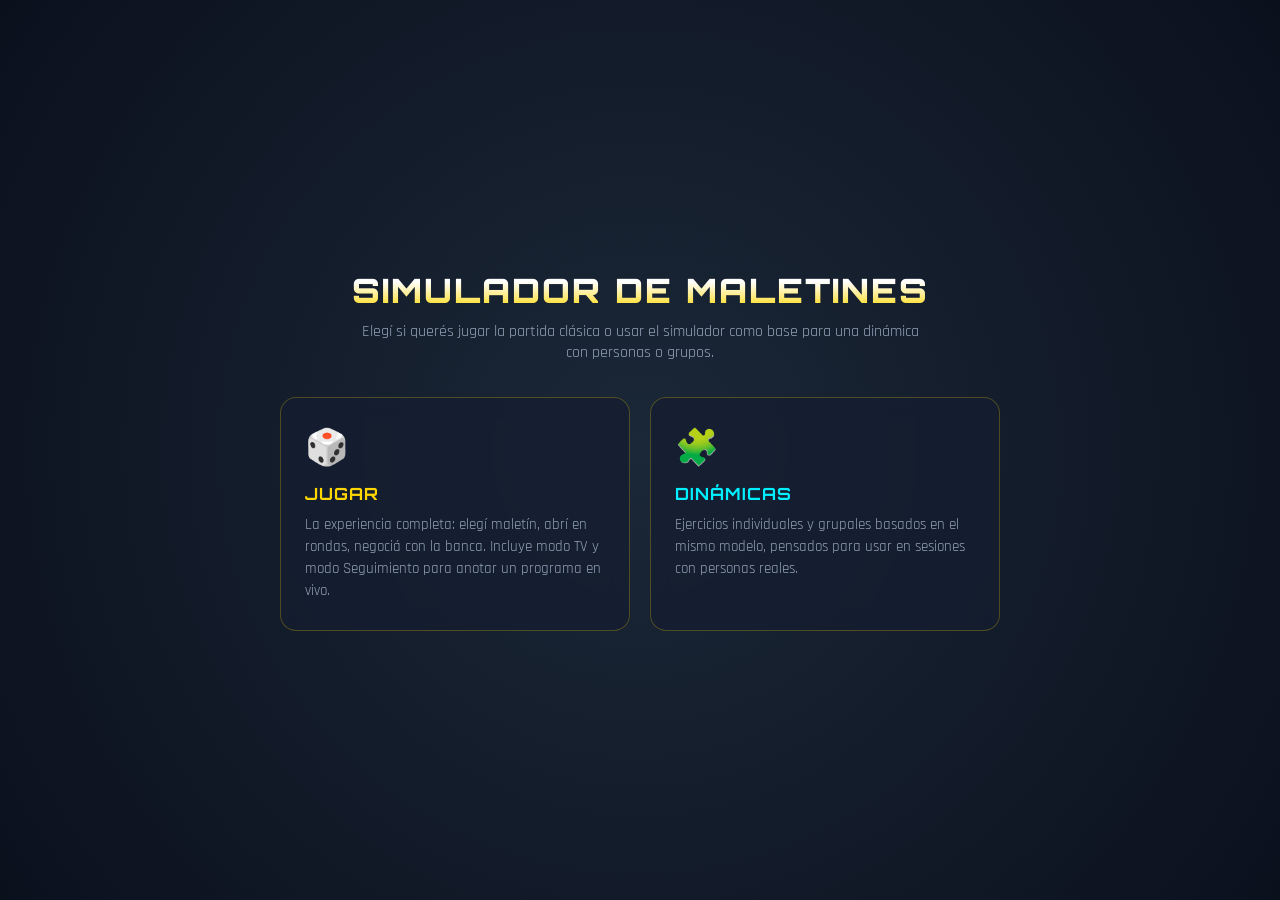
<file: index.html>
<!DOCTYPE html>
<html lang="es">
<head>
  <meta charset="UTF-8">
  <meta name="viewport" content="width=device-width, initial-scale=1.0">
  <title>Simulador de Maletines</title>
  <link rel="preconnect" href="https://fonts.googleapis.com">
  <link rel="preconnect" href="https://fonts.gstatic.com" crossorigin>
  <link href="https://fonts.googleapis.com/css2?family=Orbitron:wght@500;700;900&family=Rajdhani:wght@500;600;700&display=swap" rel="stylesheet">
  <style>
    :root {
      --bg-gradient: radial-gradient(circle at center, #1b2838 0%, #0b101d 100%);
      --card-bg: rgba(20, 30, 48, 0.75);
      --card-border: rgba(255, 215, 0, 0.25);
      --gold: #ffd700;
      --cyan: #00f0ff;
    }
    * { box-sizing: border-box; margin: 0; padding: 0; }
    body {
      font-family: 'Rajdhani', sans-serif;
      background: var(--bg-gradient);
      color: #f8fafc;
      min-height: 100vh;
      display: flex;
      flex-direction: column;
      align-items: center;
      justify-content: center;
      padding: 24px;
      background-attachment: fixed;
    }
    h1 {
      font-family: 'Orbitron', sans-serif;
      font-size: 2.1rem;
      font-weight: 900;
      text-transform: uppercase;
      letter-spacing: 2px;
      background: linear-gradient(180deg, #ffffff 30%, #ffd700 100%);
      -webkit-background-clip: text;
      background-clip: text;
      -webkit-text-fill-color: transparent;
      color: transparent;
      margin-bottom: 10px;
      text-align: center;
    }
    p.subtitle {
      color: #94a3b8;
      max-width: 560px;
      text-align: center;
      margin-bottom: 34px;
      font-size: 1rem;
    }
    .menu-grid {
      display: grid;
      grid-template-columns: repeat(auto-fit, minmax(260px, 1fr));
      gap: 20px;
      width: 100%;
      max-width: 720px;
    }
    .menu-card {
      background: var(--card-bg);
      border: 1px solid var(--card-border);
      border-radius: 16px;
      padding: 28px 24px;
      text-decoration: none;
      color: #f8fafc;
      backdrop-filter: blur(10px);
      transition: transform 0.2s ease, box-shadow 0.2s ease;
      display: block;
    }
    .menu-card:hover {
      transform: translateY(-5px);
      box-shadow: 0 14px 34px rgba(255, 215, 0, 0.15);
    }
    .menu-card .icon {
      font-size: 2.2rem;
      margin-bottom: 12px;
      display: block;
    }
    .menu-card h2 {
      font-family: 'Orbitron', sans-serif;
      font-size: 1.05rem;
      text-transform: uppercase;
      letter-spacing: 1px;
      margin-bottom: 10px;
      color: var(--gold);
    }
    .menu-card p {
      color: #94a3b8;
      font-size: 0.92rem;
      line-height: 1.5;
    }
    .menu-card.dynamics h2 { color: var(--cyan); }
  </style>
</head>
<body>

  <h1>Simulador de Maletines</h1>
  <p class="subtitle">Elegí si querés jugar la partida clásica o usar el simulador como base para una dinámica con personas o grupos.</p>

  <div class="menu-grid">
    <a class="menu-card" href="juego.html">
      <span class="icon">🎲</span>
      <h2>Jugar</h2>
      <p>La experiencia completa: elegí maletín, abrí en rondas, negociá con la banca. Incluye modo TV y modo Seguimiento para anotar un programa en vivo.</p>
    </a>

    <a class="menu-card dynamics" href="dinamicas.html">
      <span class="icon">🧩</span>
      <h2>Dinámicas</h2>
      <p>Ejercicios individuales y grupales basados en el mismo modelo, pensados para usar en sesiones con personas reales.</p>
    </a>
  </div>

</body>
</html>
</file>
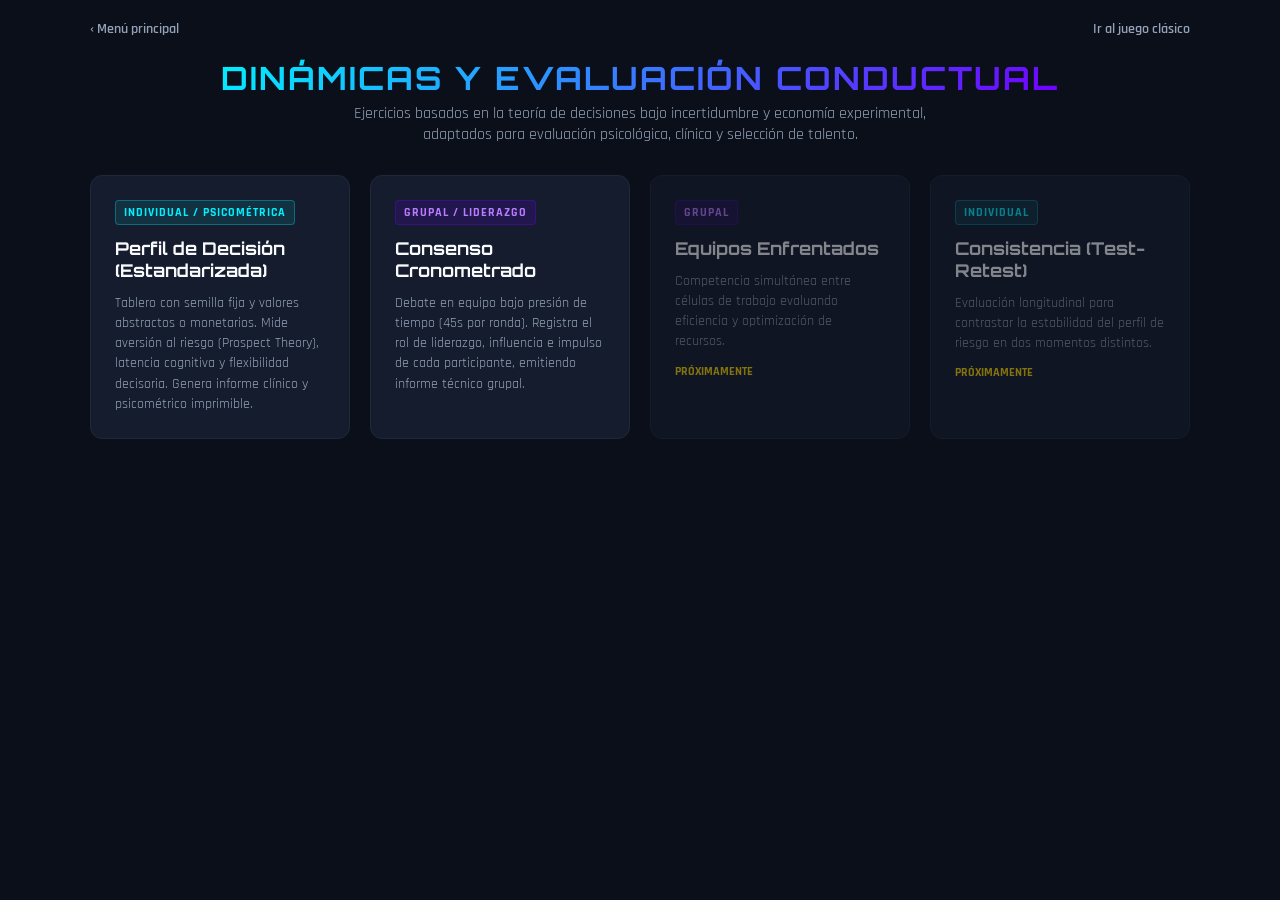
<file: dinamicas.html>
<!DOCTYPE html>
<html lang="es">
<head>
  <meta charset="UTF-8">
  <meta name="viewport" content="width=device-width, initial-scale=1.0">
  <title>Dinámicas — Simulador de Decisiones bajo Incertidumbre</title>
  <link rel="preconnect" href="https://fonts.googleapis.com">
  <link rel="preconnect" href="https://fonts.gstatic.com" crossorigin>
  <link href="https://fonts.googleapis.com/css2?family=Orbitron:wght@500;700;900&family=Rajdhani:wght@500;600;700&display=swap" rel="stylesheet">
  <link rel="stylesheet" href="dinamicas.css">
</head>
<body>

  <div class="top-nav">
    <a href="index.html">‹ Menú principal</a>
    <a href="juego.html">Ir al juego clásico</a>
  </div>

  <h1>Dinámicas y Evaluación Conductual</h1>
  <p class="subtitle">Ejercicios basados en la teoría de decisiones bajo incertidumbre y economía experimental, adaptados para evaluación psicológica, clínica y selección de talento.</p>

  <!-- ============================ Selector ============================ -->
  <div class="screen active" id="screen-menu">
    <div class="dyn-grid">

      <div class="dyn-card" data-target="individual">
        <span class="dyn-tag individual">Individual / Psicométrica</span>
        <h3>Perfil de Decisión (Estandarizada)</h3>
        <p>Tablero con semilla fija y valores abstractos o monetarios. Mide aversión al riesgo (Prospect Theory), latencia cognitiva y flexibilidad decisoria. Genera informe clínico y psicométrico imprimible.</p>
      </div>

      <div class="dyn-card" data-target="group">
        <span class="dyn-tag grupal">Grupal / Liderazgo</span>
        <h3>Consenso Cronometrado</h3>
        <p>Debate en equipo bajo presión de tiempo (45s por ronda). Registra el rol de liderazgo, influencia e impulso de cada participante, emitiendo informe técnico grupal.</p>
      </div>

      <div class="dyn-card disabled">
        <span class="dyn-tag grupal">Grupal</span>
        <h3>Equipos Enfrentados</h3>
        <p>Competencia simultánea entre células de trabajo evaluando eficiencia y optimización de recursos.</p>
        <span class="soon">Próximamente</span>
      </div>

      <div class="dyn-card disabled">
        <span class="dyn-tag individual">Individual</span>
        <h3>Consistencia (Test-Retest)</h3>
        <p>Evaluación longitudinal para contrastar la estabilidad del perfil de riesgo en dos momentos distintos.</p>
        <span class="soon">Próximamente</span>
      </div>

    </div>
  </div>

  <!-- ======================= Individual: intro ======================= -->
  <div class="screen" id="screen-individual-intro">
    <div class="intro-box">
      <h2>Perfil de Decisión — Evaluación Individual</h2>
      <p class="note">
        Tablero estandarizado con valores fijos para comparar candidatos. Podés elegir el <strong>Modo Psicométrico (Abstracto / Puntos de Desempeño)</strong> para aislar el análisis de sesgos socioeconómicos, o el modo monetario clásico.
      </p>
      <div class="field-row">
        <input type="text" id="ind-name-input" placeholder="Nombre del evaluado / candidato">
      </div>
      <div class="field-row" style="align-items: center; justify-content: space-between; background: rgba(0,0,0,0.2); padding: 10px 14px; border-radius: 8px; border: 1px solid var(--border-color);">
        <label for="ind-abstract-mode" style="font-size:0.9rem; cursor:pointer; color:var(--text-main);">🧩 Modo Psicométrico (Puntos de Desempeño en vez de dinero)</label>
        <input type="checkbox" id="ind-abstract-mode" checked style="width:18px; height:18px; accent-color:var(--accent-blue); cursor:pointer;">
      </div>
      <div class="panel-actions">
        <button class="btn btn-ghost" data-back>‹ Volver</button>
        <button class="btn btn-deal" id="ind-start-btn">Iniciar evaluación</button>
      </div>
    </div>
  </div>

  <!-- ======================= Individual: juego ======================= -->
  <div class="screen" id="screen-individual-play">
    <div class="dashboard">
      <div class="metric-card"><h3>Ronda</h3><div class="value" id="ind-round-label">-</div></div>
      <div class="metric-card"><h3>Restantes</h3><div class="value" id="ind-remaining">0</div></div>
      <div class="metric-card"><h3>Valor Esperado (VE)</h3><div class="value" id="ind-ve">0</div></div>
      <div class="metric-card"><h3>Oferta Estimada</h3><div class="value offer" id="ind-offer">0</div></div>
    </div>

    <div class="status-bar" id="ind-status">Elegí el elemento inicial</div>

    <div class="player-case-bar" id="ind-player-bar" hidden>
      <span class="label" id="ind-player-bar-label">Posición reservada</span>
      <span class="num" id="ind-player-num">-</span>
      <span class="hint" id="ind-player-hint">queda bloqueada hasta la resolución</span>
    </div>

    <div class="main-container">
      <div class="values-column" id="ind-low-list"></div>
      <div class="cases-grid" id="ind-cases-grid"></div>
      <div class="values-column" id="ind-high-list"></div>
    </div>

    <div class="controls">
      <button class="reset-btn" id="ind-reset-btn">Reiniciar evaluación</button>
    </div>
  </div>

  <!-- Overlay oferta individual -->
  <div class="overlay" id="ind-offer-overlay" hidden>
    <div class="panel">
      <h2>Oferta de la Banca / Entidad</h2>
      <div class="big-amount" id="ind-offer-amount">0</div>
      <p class="panel-sub" id="ind-offer-sub"></p>
      <div class="panel-actions">
        <button class="btn btn-deal" id="ind-deal-btn">Aceptar Oferta (Trato)</button>
        <button class="btn btn-nodeal" id="ind-nodeal-btn">Rechazar (No Trato)</button>
      </div>
    </div>
  </div>

  <!-- Overlay cambio final individual -->
  <div class="overlay" id="ind-swap-overlay" hidden>
    <div class="panel">
      <h2>Dilema Final (Flexibilidad Cognitiva)</h2>
      <p class="panel-sub" id="ind-swap-sub"></p>
      <div class="panel-actions">
        <button class="btn btn-keep" id="ind-keep-btn">Mantener posición original</button>
        <button class="btn btn-swap" id="ind-swap-btn">Cambiar de posición</button>
      </div>
    </div>
  </div>

  <!-- Overlay resultado individual -->
  <div class="overlay" id="ind-result-overlay" hidden>
    <div class="panel wide">
      
      <!-- Vista limpia para el evaluado -->
      <div id="player-view-block">
        <h2 id="ind-result-title">Fin de la Evaluación</h2>
        <div class="big-amount" id="ind-result-amount">0</div>
        <p class="panel-sub" id="ind-result-sub"></p>
        
        <div class="risk-profile" id="ind-risk-profile">
          <span class="risk-tag" id="ind-risk-tag">-</span>
          <p id="ind-risk-detail"></p>
        </div>

        <div class="result-history" id="ind-result-history"></div>
      </div>

      <!-- Sección del Informe Psicométrico y Técnico Individual -->
      <div id="ind-pro-report" class="pro-report-container" hidden>
        <div class="pro-report-header">
          <h3>📋 Informe Psicométrico y Técnico de Evaluación Conductual</h3>
          <button class="btn btn-ghost" id="ind-print-pro-btn" style="padding:4px 12px; font-size:0.75rem;">🖨️ Imprimir Informe</button>
        </div>
        <div id="ind-pro-report-content" class="pro-report-body"></div>
      </div>

      <div class="panel-actions" style="margin-top:20px;">
        <button class="btn btn-ghost" id="ind-toggle-pro-btn">👁️ Ver Informe Psicométrico</button>
        <button class="btn btn-deal" id="ind-again-btn">Nueva evaluación</button>
      </div>
    </div>
  </div>

  <!-- ========================== Grupal: intro ========================== -->
  <div class="screen" id="screen-group-intro">
    <div class="intro-box">
      <h2>Consenso Grupal Cronometrado</h2>
      <p class="note">
        Evaluación colectiva bajo presión temporal (45s por ronda). Podés activar el modo psicométrico abstracto y registrar a los impulsores de cada decisión para analizar dinámicas de liderazgo.
      </p>
      <div class="field-row" style="align-items: center; justify-content: space-between; background: rgba(0,0,0,0.2); padding: 10px 14px; border-radius: 8px; border: 1px solid var(--border-color);">
        <label for="grp-abstract-mode" style="font-size:0.9rem; cursor:pointer; color:var(--text-main);">🧩 Modo Psicométrico (Puntos abstractos)</label>
        <input type="checkbox" id="grp-abstract-mode" checked style="width:18px; height:18px; accent-color:var(--accent-blue); cursor:pointer;">
      </div>
      <div class="field-row">
        <input type="text" id="grp-name-input" placeholder="Nombre del participante">
        <button class="btn btn-deal" id="grp-add-btn" type="button">Agregar</button>
      </div>
      <div class="participant-list" id="grp-participant-list">
        <p class="empty-note">Todavía no agregaste participantes (es opcional).</p>
      </div>
      <div class="panel-actions">
        <button class="btn btn-ghost" data-back>‹ Volver</button>
        <button class="btn btn-deal" id="grp-start-btn">Iniciar dinámica grupal</button>
      </div>
    </div>
  </div>

  <!-- ========================== Grupal: juego ========================== -->
  <div class="screen" id="screen-group-play">
    <div class="dashboard">
      <div class="metric-card"><h3>Ronda</h3><div class="value" id="grp-round-label">-</div></div>
      <div class="metric-card"><h3>Restantes</h3><div class="value" id="grp-remaining">0</div></div>
      <div class="metric-card"><h3>Valor Esperado</h3><div class="value" id="grp-ve">0</div></div>
      <div class="metric-card"><h3>Oferta Estimada</h3><div class="value offer" id="grp-offer">0</div></div>
    </div>

    <div class="status-bar" id="grp-status">Elijan la posición del grupo</div>

    <div class="player-case-bar" id="grp-player-bar" hidden>
      <span class="label" id="grp-player-bar-label">Posición del grupo</span>
      <span class="num" id="grp-player-num">-</span>
      <span class="hint" id="grp-player-hint">queda bloqueada hasta la resolución</span>
    </div>

    <div class="main-container">
      <div class="values-column" id="grp-low-list"></div>
      <div class="cases-grid" id="grp-cases-grid"></div>
      <div class="values-column" id="grp-high-list"></div>
    </div>

    <div class="controls">
      <button class="reset-btn" id="grp-reset-btn">Reiniciar dinámica</button>
    </div>
  </div>

  <!-- Overlay oferta grupal -->
  <div class="overlay" id="grp-offer-overlay" hidden>
    <div class="panel">
      <h2>Oferta para el Grupo</h2>
      <div class="countdown-ring" id="grp-countdown">45s</div>
      <div class="big-amount" id="grp-offer-amount">0</div>
      <p class="panel-sub" id="grp-offer-sub"></p>
      <div class="driver-select" id="grp-driver-wrap">
        <label for="grp-driver-select">¿Quién impulsó esta decisión? (liderazgo)</label>
        <select id="grp-driver-select">
          <option value="">— Sin especificar —</option>
        </select>
      </div>
      <div class="panel-actions">
        <button class="btn btn-deal" id="grp-deal-btn">Aceptar Oferta (Trato)</button>
        <button class="btn btn-nodeal" id="grp-nodeal-btn">Rechazar (No Trato)</button>
      </div>
    </div>
  </div>

  <!-- Overlay cambio final grupal -->
  <div class="overlay" id="grp-swap-overlay" hidden>
    <div class="panel">
      <h2>Dilema Final Grupal</h2>
      <p class="panel-sub" id="grp-swap-sub"></p>
      <div class="driver-select">
        <label for="grp-swap-driver-select">¿Quién impulsó esta decisión?</label>
        <select id="grp-swap-driver-select">
          <option value="">— Sin especificar —</option>
        </select>
      </div>
      <div class="panel-actions">
        <button class="btn btn-keep" id="grp-keep-btn">Mantener posición del grupo</button>
        <button class="btn btn-swap" id="grp-swap-btn">Cambiar de posición</button>
      </div>
    </div>
  </div>

  <!-- Overlay resultado grupal -->
  <div class="overlay" id="grp-result-overlay" hidden>
    <div class="panel wide">
      
      <!-- Vista limpia para el grupo -->
      <div id="grp-player-view-block">
        <h2 id="grp-result-title">Fin de la Dinámica</h2>
        <div class="big-amount" id="grp-result-amount">0</div>
        <p class="panel-sub" id="grp-result-sub"></p>
        <div class="participation-list" id="grp-participation-list"></div>
        <div class="result-history" id="grp-result-history"></div>
      </div>

      <!-- Sección del Informe Técnico Grupal -->
      <div id="grp-pro-report" class="pro-report-container" hidden>
        <div class="pro-report-header">
          <h3>📋 Informe Psicométrico y Técnico de Dinámica Grupal</h3>
          <button class="btn btn-ghost" id="grp-print-pro-btn" style="padding:4px 12px; font-size:0.75rem;">🖨️ Imprimir Informe Grupal</button>
        </div>
        <div id="grp-pro-report-content" class="pro-report-body"></div>
      </div>

      <div class="panel-actions" style="margin-top:20px;">
        <button class="btn btn-ghost" id="grp-toggle-pro-btn">👁️ Ver Informe Grupal</button>
        <button class="btn btn-deal" id="grp-again-btn">Nueva dinámica</button>
      </div>
    </div>
  </div>

  <script src="dinamicas.js"></script>
</body>
</html>
</file>
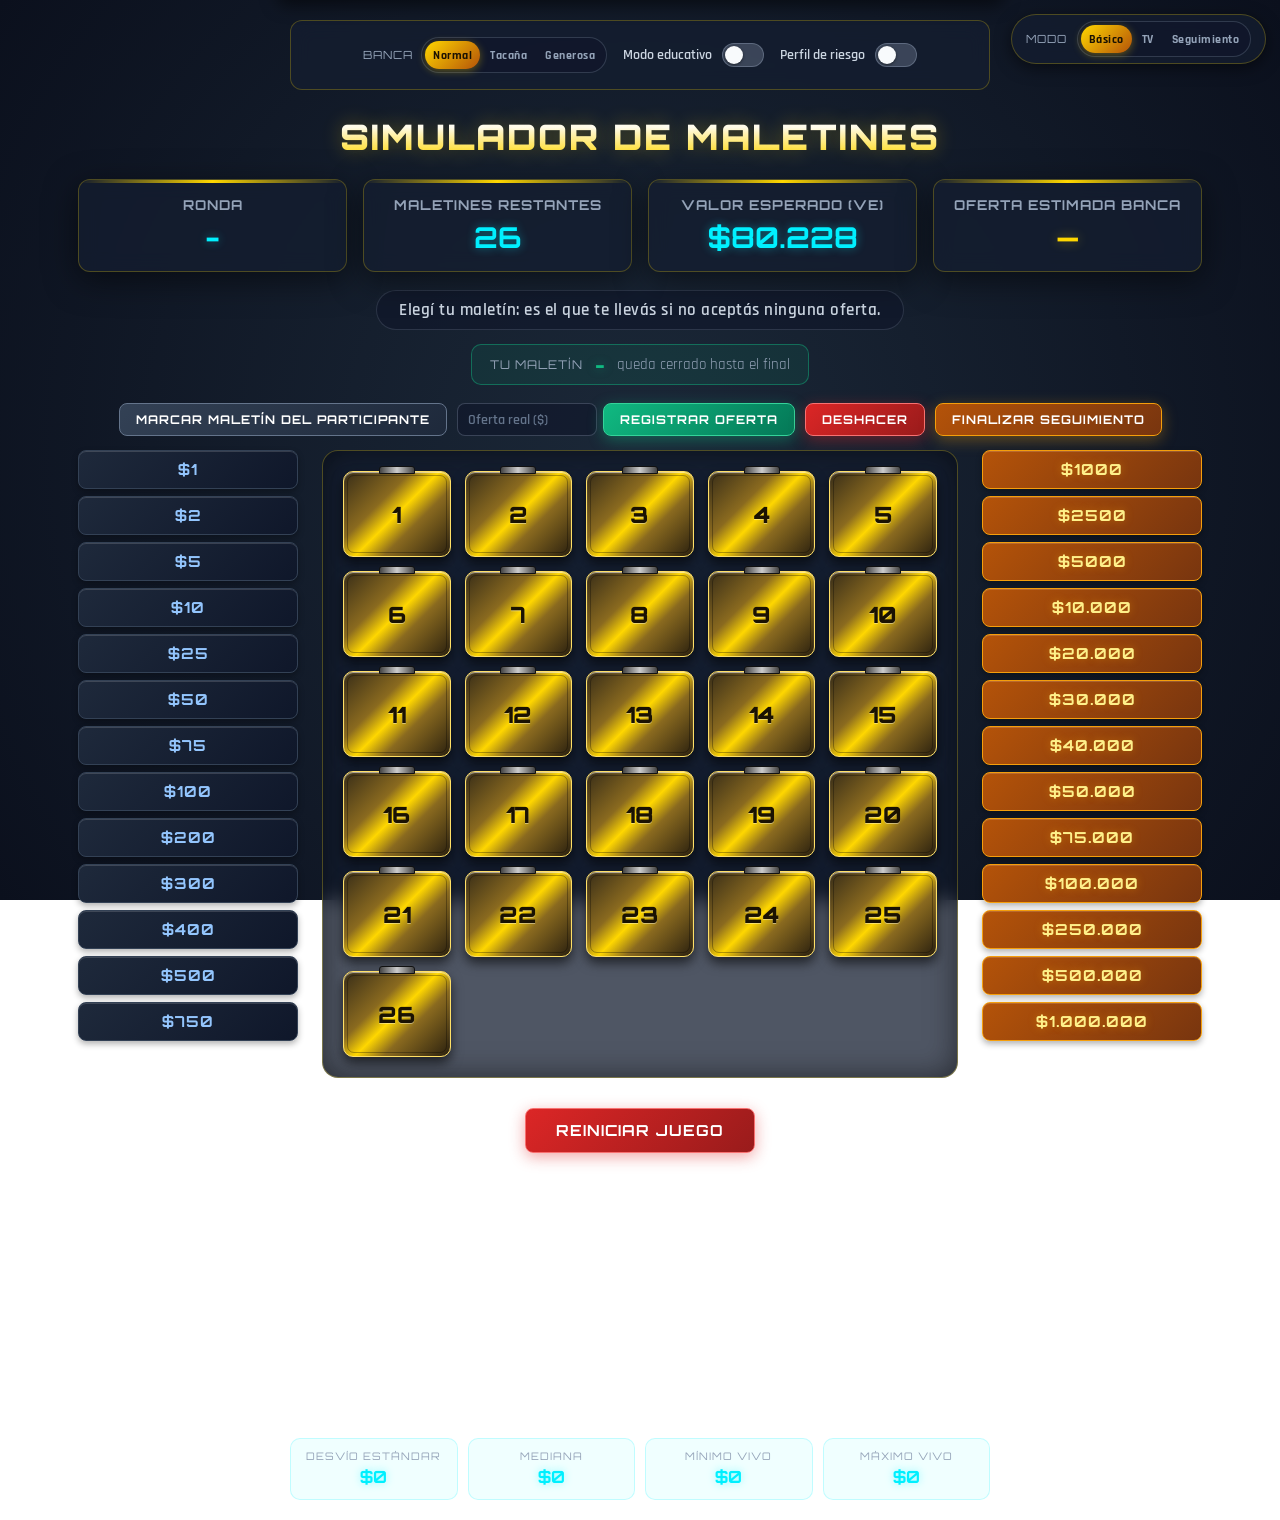
<file: juego.html>
<!DOCTYPE html>
<html lang="es">
<head>
  <meta charset="UTF-8">
  <meta name="viewport" content="width=device-width, initial-scale=1.0">
  <title>Simulador de Maletines - Valor Esperado</title>
  <link rel="preconnect" href="https://fonts.googleapis.com">
  <link rel="preconnect" href="https://fonts.gstatic.com" crossorigin>
  <link href="https://fonts.googleapis.com/css2?family=Orbitron:wght@500;700;900&family=Rajdhani:wght@500;600;700&display=swap" rel="stylesheet">
  <link rel="stylesheet" href="styles.css">
</head>
<body>

  <div class="tv-ticker" id="tv-ticker">
    <span class="tv-dot"></span>
    <span class="tv-ticker-label">EN VIVO</span>
    <span class="tv-sep">·</span>
    <span id="tv-ticker-text">Elegí tu maletín</span>
  </div>

  <div class="tv-toggle-fab">
    <span class="mode-group-label">Modo</span>
    <div class="segmented" id="app-mode-segmented">
      <button type="button" class="seg-btn active" data-value="basico">Básico</button>
      <button type="button" class="seg-btn" data-value="tv">TV</button>
      <button type="button" class="seg-btn" data-value="seguimiento">Seguimiento</button>
    </div>
  </div>

  <div class="page-layout">

    <aside class="side-rail side-left">
      <div class="mode-panel" id="mode-panel">
        <div class="mode-group">
          <span class="mode-group-label">Banca</span>
          <div class="segmented" id="bank-segmented">
            <button type="button" class="seg-btn active" data-value="normal">Normal</button>
            <button type="button" class="seg-btn" data-value="tacana">Tacaña</button>
            <button type="button" class="seg-btn" data-value="generosa">Generosa</button>
          </div>
        </div>

        <label class="switch-row">
          <span class="switch-label">Modo educativo</span>
          <span class="switch">
            <input type="checkbox" id="toggle-educativo">
            <span class="slider"></span>
          </span>
        </label>

        <label class="switch-row">
          <span class="switch-label">Perfil de riesgo</span>
          <span class="switch">
            <input type="checkbox" id="toggle-perfil">
            <span class="slider"></span>
          </span>
        </label>
      </div>
    </aside>

    <div class="center-col">

      <h1>Simulador de Maletines</h1>

      <div class="dashboard">
        <div class="metric-card">
          <h3 id="round-card-label">Ronda</h3>
          <div class="value" id="round-label">-</div>
        </div>
        <div class="metric-card">
          <h3>Maletines Restantes</h3>
          <div class="value" id="remaining-count">0</div>
        </div>
        <div class="metric-card">
          <h3>Valor Esperado (VE)</h3>
          <div class="value" id="ve-val">$0</div>
        </div>
        <div class="metric-card">
          <h3>Oferta Estimada Banca</h3>
          <div class="value offer" id="bank-offer">$0</div>
        </div>
      </div>

      <div class="status-bar" id="status-bar">Elegí tu maletín</div>

      <div class="player-case-bar" id="player-case-bar" hidden>
        <span class="label">Tu maletín</span>
        <span class="num" id="player-case-num">-</span>
        <span class="hint" id="player-case-hint">queda cerrado hasta el final</span>
      </div>

      <div class="seg-toolbar" id="seg-toolbar" hidden>
        <button type="button" class="btn btn-sm btn-keep" id="seg-mark-player-btn">Marcar maletín del participante</button>
        <div class="seg-offer-input">
          <input type="number" inputmode="numeric" id="seg-real-offer-input" placeholder="Oferta real ($)">
          <button type="button" class="btn btn-sm btn-deal" id="seg-register-offer-btn">Registrar oferta</button>
        </div>
        <button type="button" class="btn btn-sm btn-nodeal" id="seg-undo-btn">Deshacer</button>
        <button type="button" class="btn btn-sm btn-swap" id="seg-finish-btn">Finalizar seguimiento</button>
      </div>

      <div class="main-container">
        <div class="values-column" id="low-values-list"></div>
        <div class="cases-grid" id="cases-grid"></div>
        <div class="values-column" id="high-values-list"></div>
      </div>

      <div class="result-history seg-log" id="seg-log" hidden>
        <h3>Registro del seguimiento</h3>
        <div id="seg-log-body"></div>
      </div>

      <div class="controls">
        <button class="reset-btn" id="reset-btn">Reiniciar Juego</button>
      </div>

    </div>

    <aside class="side-rail side-right">
      <div class="edu-row" id="edu-row" hidden>
        <div class="edu-metric"><span>Desvío estándar</span><strong id="edu-std">$0</strong></div>
        <div class="edu-metric"><span>Mediana</span><strong id="edu-median">$0</strong></div>
        <div class="edu-metric"><span>Mínimo vivo</span><strong id="edu-min">$0</strong></div>
        <div class="edu-metric"><span>Máximo vivo</span><strong id="edu-max">$0</strong></div>
      </div>
    </aside>

  </div>

  <!-- Panel de oferta de la banca -->
  <div class="overlay" id="offer-overlay" hidden>
    <div class="panel">
      <h2>La banca te ofrece</h2>
      <div class="thinking" id="offer-thinking" hidden>
        La banca está pensando<span class="dots"><span>.</span><span>.</span><span>.</span></span>
      </div>
      <div class="big-amount" id="offer-amount">$0</div>
      <p class="panel-sub" id="offer-sub"></p>
      <div class="panel-actions">
        <button class="btn btn-deal" id="deal-btn">Trato</button>
        <button class="btn btn-nodeal" id="nodeal-btn">No Trato</button>
      </div>
    </div>
  </div>

  <!-- Panel de cambio final -->
  <div class="overlay" id="swap-overlay" hidden>
    <div class="panel">
      <h2>Última decisión</h2>
      <p class="panel-sub" id="swap-sub"></p>
      <div class="panel-actions">
        <button class="btn btn-keep" id="keep-btn">Me quedo con el mío</button>
        <button class="btn btn-swap" id="swap-btn">Cambiar maletín</button>
      </div>
    </div>
  </div>

  <!-- Resultado final -->
  <div class="overlay" id="result-overlay" hidden>
    <div class="panel wide">
      <h2 id="result-title">Fin de la partida</h2>
      <div class="big-amount" id="result-amount">$0</div>
      <p class="panel-sub" id="result-sub"></p>
      <div class="risk-profile" id="risk-profile" hidden>
        <span class="risk-tag" id="risk-tag">-</span>
        <p id="risk-detail"></p>
      </div>
      <div class="result-history" id="result-history"></div>
      <div class="panel-actions">
        <button class="btn btn-deal" id="play-again-btn">Jugar de nuevo</button>
      </div>
    </div>
  </div>

  <script src="script.js"></script>
</body>
</html>
</file>
<file: dinamicas.css>
/* ==========================================================================
   Dinámicas — Estilos independientes con la estética original del juego principal
   ========================================================================== */

:root {
  --bg-dark: #0b0f19;
  --card-bg: #151c2d;
  --accent-blue: #00f0ff;
  --accent-purple: #7000ff;
  --gold: #ffd700;
  --green: #00ff88;
  --red-val: #ff2a6d;
  --text-main: #f8fafc;
  --text-muted: #94a3b8;
  --border-color: #1e293b;
}

* {
  box-sizing: border-box;
  margin: 0;
  padding: 0;
}

/* Regla crítica para garantizar el ocultamiento de elementos */
.overlay[hidden],
[hidden] {
  display: none !important;
}

body {
  background-color: var(--bg-dark);
  color: var(--text-main);
  font-family: 'Rajdhani', sans-serif;
  min-height: 100vh;
  display: flex;
  flex-direction: column;
  align-items: center;
  padding: 20px;
}

/* ---------------- Navegación superior ---------------- */

.top-nav {
  width: 100%;
  max-width: 1100px;
  display: flex;
  justify-content: space-between;
  margin-bottom: 20px;
}

.top-nav a {
  color: var(--text-muted);
  text-decoration: none;
  font-weight: 600;
  font-size: 0.9rem;
  transition: color 0.2s;
}

.top-nav a:hover {
  color: var(--accent-blue);
}

h1 {
  font-family: 'Orbitron', sans-serif;
  font-size: 2rem;
  text-transform: uppercase;
  letter-spacing: 2px;
  background: linear-gradient(135deg, var(--accent-blue), var(--accent-purple));
  background-clip: text;
  -webkit-background-clip: text;
  -webkit-text-fill-color: transparent;
  margin-bottom: 5px;
  text-align: center;
}

.subtitle {
  color: var(--text-muted);
  font-size: 1rem;
  text-align: center;
  max-width: 600px;
  margin-bottom: 30px;
}

/* ---------------- Control de Pantallas ---------------- */

.screen {
  display: none;
  width: 100%;
  max-width: 1100px;
  animation: fadeIn 0.3s ease-out;
}

.screen.active {
  display: block;
}

@keyframes fadeIn {
  from { opacity: 0; transform: translateY(10px); }
  to { opacity: 1; transform: translateY(0); }
}

/* ---------------- Menú de Dinámicas (Grid) ---------------- */

.dyn-grid {
  display: grid;
  grid-template-columns: repeat(auto-fit, minmax(250px, 1fr));
  gap: 20px;
}

.dyn-card {
  background: var(--card-bg);
  border: 1px solid var(--border-color);
  border-radius: 12px;
  padding: 24px;
  cursor: pointer;
  transition: transform 0.2s, border-color 0.2s, box-shadow 0.2s;
  position: relative;
  display: flex;
  flex-direction: column;
  gap: 12px;
}

.dyn-card:not(.disabled):hover {
  transform: translateY(-4px);
  border-color: var(--accent-blue);
  box-shadow: 0 8px 24px rgba(0, 240, 255, 0.15);
}

.dyn-card.disabled {
  opacity: 0.5;
  cursor: not-allowed;
}

.dyn-tag {
  align-self: flex-start;
  padding: 4px 8px;
  border-radius: 4px;
  font-size: 0.75rem;
  font-weight: 700;
  text-transform: uppercase;
  letter-spacing: 1px;
}

.dyn-tag.individual {
  background: rgba(0, 240, 255, 0.1);
  color: var(--accent-blue);
  border: 1px solid rgba(0, 240, 255, 0.3);
}

.dyn-tag.grupal {
  background: rgba(112, 0, 255, 0.15);
  color: #b87dff;
  border: 1px solid rgba(112, 0, 255, 0.3);
}

.dyn-card h3 {
  font-family: 'Orbitron', sans-serif;
  font-size: 1.1rem;
}

.dyn-card p {
  color: var(--text-muted);
  font-size: 0.9rem;
  line-height: 1.4;
}

.soon {
  font-size: 0.75rem;
  color: var(--gold);
  font-weight: 700;
  text-transform: uppercase;
}

/* ---------------- Cajas de Intro e Inputs ---------------- */

.intro-box {
  background: var(--card-bg);
  border: 1px solid var(--border-color);
  border-radius: 12px;
  padding: 30px;
  max-width: 600px;
  margin: 0 auto;
  display: flex;
  flex-direction: column;
  gap: 20px;
}

.intro-box h2 {
  font-family: 'Orbitron', sans-serif;
  color: var(--accent-blue);
  font-size: 1.3rem;
}

.intro-box .note {
  color: var(--text-muted);
  font-size: 0.95rem;
  line-height: 1.5;
}

.field-row {
  display: flex;
  gap: 10px;
}

input[type="text"] {
  flex: 1;
  background: #0f172a;
  border: 1px solid var(--border-color);
  border-radius: 8px;
  padding: 10px 14px;
  color: var(--text-main);
  font-family: inherit;
  font-size: 1rem;
}

input[type="text"]:focus {
  outline: none;
  border-color: var(--accent-blue);
}

/* ---------------- Dashboard y Métricas ---------------- */

.dashboard {
  display: grid;
  grid-template-columns: repeat(4, 1fr);
  gap: 12px;
  margin-bottom: 16px;
}

.metric-card {
  background: var(--card-bg);
  border: 1px solid var(--border-color);
  border-radius: 8px;
  padding: 12px;
  text-align: center;
}

.metric-card h3 {
  font-size: 0.75rem;
  color: var(--text-muted);
  text-transform: uppercase;
  letter-spacing: 1px;
  margin-bottom: 4px;
}

.metric-card .value {
  font-family: 'Orbitron', sans-serif;
  font-size: 1.2rem;
  font-weight: 700;
}

.metric-card .value.offer {
  color: var(--gold);
}

.status-bar {
  background: rgba(15, 23, 42, 0.8);
  border: 1px solid var(--border-color);
  border-radius: 8px;
  padding: 10px 16px;
  text-align: center;
  font-size: 1rem;
  font-weight: 600;
  margin-bottom: 16px;
  color: var(--accent-blue);
}

.player-case-bar {
  background: rgba(255, 215, 0, 0.05);
  border: 1px solid rgba(255, 215, 0, 0.2);
  border-radius: 8px;
  padding: 8px 16px;
  display: flex;
  align-items: center;
  justify-content: center;
  gap: 10px;
  margin-bottom: 16px;
  font-size: 0.9rem;
}

.player-case-bar .num {
  font-family: 'Orbitron', sans-serif;
  font-weight: 700;
  color: var(--gold);
}

.player-case-bar .hint {
  color: var(--text-muted);
  font-size: 0.8rem;
}

/* ---------------- Tablero Principal (Estilo Clásico del Juego) ---------------- */

.main-container {
  display: grid;
  grid-template-columns: 140px 1fr 140px;
  gap: 16px;
  margin-bottom: 20px;
}

.values-column {
  display: flex;
  flex-direction: column;
  gap: 4px;
}

.value-badge {
  background: var(--card-bg);
  border: 1px solid var(--border-color);
  border-radius: 4px;
  padding: 4px 8px;
  font-size: 0.8rem;
  font-weight: 700;
  text-align: center;
  transition: opacity 0.3s, filter 0.3s;
}

.value-badge.low { color: #38bdf8; }
.value-badge.high { color: #f43f5e; }

.value-badge.eliminated {
  opacity: 0.2;
  filter: grayscale(1);
  text-decoration: line-through;
}

.cases-grid {
  display: grid;
  grid-template-columns: repeat(auto-fill, minmax(70px, 1fr));
  gap: 10px;
  align-content: start;
}

.case {
  background: var(--card-bg);
  border: 1px solid var(--border-color);
  border-radius: 8px;
  aspect-ratio: 1;
  display: flex;
  flex-direction: column;
  align-items: center;
  justify-content: center;
  cursor: default;
  position: relative;
  transition: transform 0.15s, border-color 0.15s, background-color 0.15s;
  user-select: none;
}

.case.selectable {
  cursor: pointer;
  border-color: rgba(0, 240, 255, 0.4);
}

.case.selectable:hover {
  transform: scale(1.05);
  border-color: var(--accent-blue);
  box-shadow: 0 0 12px rgba(0, 240, 255, 0.2);
}

.case .num {
  font-family: 'Orbitron', sans-serif;
  font-size: 1.1rem;
  font-weight: 700;
}

.case .val {
  font-size: 0.75rem;
  font-weight: 700;
  color: var(--gold);
  margin-top: 2px;
}

.case.opened {
  background: rgba(15, 23, 42, 0.6);
  border-color: transparent;
  opacity: 0.5;
}

.case.player {
  border-color: var(--gold);
  background: rgba(255, 215, 0, 0.1);
}

.case .mine-tag {
  position: absolute;
  top: 2px;
  font-size: 0.55rem;
  font-weight: 900;
  color: var(--gold);
  letter-spacing: 0.5px;
}

/* ---------------- Botones y Controles ---------------- */

.controls {
  display: flex;
  justify-content: center;
  margin-top: 10px;
}

.btn {
  background: var(--card-bg);
  border: 1px solid var(--border-color);
  color: var(--text-main);
  padding: 10px 20px;
  border-radius: 8px;
  font-family: 'Orbitron', sans-serif;
  font-size: 0.85rem;
  font-weight: 700;
  cursor: pointer;
  transition: all 0.2s;
  display: inline-flex;
  align-items: center;
  justify-content: center;
  gap: 8px;
}

.btn:hover {
  border-color: var(--accent-blue);
  color: var(--accent-blue);
}

.btn-deal {
  background: var(--green);
  color: #000;
  border: none;
}
.btn-deal:hover {
  background: #00cc6a;
  color: #000;
  box-shadow: 0 0 16px rgba(0, 255, 136, 0.4);
}

.btn-nodeal {
  background: var(--red-val);
  color: #fff;
  border: none;
}
.btn-nodeal:hover {
  background: #d61f55;
  color: #fff;
  box-shadow: 0 0 16px rgba(255, 42, 109, 0.4);
}

.btn-keep {
  background: var(--card-bg);
  border: 1px solid var(--accent-blue);
  color: var(--accent-blue);
}

.btn-swap {
  background: var(--card-bg);
  border: 1px solid var(--gold);
  color: var(--gold);
}

.btn-ghost {
  background: transparent;
  border: 1px solid var(--border-color);
  color: var(--text-muted);
}

.reset-btn {
  background: transparent;
  border: none;
  color: var(--text-muted);
  font-size: 0.8rem;
  cursor: pointer;
  text-decoration: underline;
}

/* ---------------- Overlays y Modales ---------------- */

.overlay {
  position: fixed;
  top: 0;
  left: 0;
  width: 100vw;
  height: 100vh;
  background: rgba(11, 15, 25, 0.85);
  backdrop-filter: blur(6px);
  display: flex;
  align-items: center;
  justify-content: center;
  z-index: 100;
  padding: 20px;
}

.panel {
  background: var(--card-bg);
  border: 1px solid var(--border-color);
  border-radius: 16px;
  padding: 30px;
  width: 100%;
  max-width: 480px;
  text-align: center;
  display: flex;
  flex-direction: column;
  gap: 16px;
  box-shadow: 0 20px 50px rgba(0,0,0,0.5);
  animation: popIn 0.25s cubic-bezier(0.175, 0.885, 0.32, 1.275);
}

.panel.wide {
  max-width: 680px;
}

@keyframes popIn {
  from { transform: scale(0.9); opacity: 0; }
  to { transform: scale(1); opacity: 1; }
}

.panel h2 {
  font-family: 'Orbitron', sans-serif;
  font-size: 1.3rem;
}

.big-amount {
  font-family: 'Orbitron', sans-serif;
  font-size: 2.2rem;
  font-weight: 900;
  color: var(--gold);
}

.panel-sub {
  color: var(--text-muted);
  font-size: 0.9rem;
  line-height: 1.4;
}

.panel-actions {
  display: flex;
  gap: 12px;
  justify-content: center;
  flex-wrap: wrap;
}

/* ---------------- Componentes de Resultados e Historial ---------------- */

.risk-profile {
  background: rgba(0, 0, 0, 0.25);
  border: 1px solid var(--border-color);
  border-radius: 8px;
  padding: 12px;
  text-align: left;
}

.risk-tag {
  display: inline-block;
  font-family: 'Orbitron', sans-serif;
  font-size: 0.75rem;
  color: var(--gold);
  text-transform: uppercase;
  margin-bottom: 4px;
}

.result-history {
  display: flex;
  flex-direction: column;
  gap: 6px;
  max-height: 160px;
  overflow-y: auto;
  text-align: left;
  background: rgba(0,0,0,0.2);
  padding: 10px;
  border-radius: 8px;
}

.result-history h3 {
  font-size: 0.75rem;
  color: var(--text-muted);
  text-transform: uppercase;
  margin-bottom: 4px;
}

.hist-row {
  display: flex;
  justify-content: space-between;
  font-size: 0.8rem;
  border-bottom: 1px solid rgba(255,255,255,0.05);
  padding-bottom: 4px;
}

.hist-row .hist-offer { color: var(--gold); }
.hist-row .hist-dec.deal { color: var(--green); font-weight: 700; }
.hist-row .hist-dec.nodeal { color: var(--red-val); }

/* Cronómetro grupal */
.countdown-ring {
  font-family: 'Orbitron', sans-serif;
  font-size: 1.8rem;
  font-weight: 700;
  color: var(--accent-blue);
}

.countdown-ring.low {
  color: var(--red-val);
  animation: pulse 0.5s infinite alternate;
}

@keyframes pulse {
  from { transform: scale(1); }
  to { transform: scale(1.1); }
}

/* Edición de participantes grupales */
.participant-list {
  display: flex;
  flex-direction: column;
  gap: 6px;
  max-height: 120px;
  overflow-y: auto;
}

.participant-row {
  display: flex;
  justify-content: space-between;
  align-items: center;
  background: rgba(0,0,0,0.2);
  padding: 6px 12px;
  border-radius: 6px;
  font-size: 0.9rem;
}

.participant-row button {
  background: transparent;
  border: none;
  color: var(--red-val);
  cursor: pointer;
  font-size: 0.75rem;
}

.driver-select {
  display: flex;
  flex-direction: column;
  gap: 4px;
  text-align: left;
}

.driver-select label {
  font-size: 0.75rem;
  color: var(--text-muted);
}

.driver-select select {
  background: #0f172a;
  border: 1px solid var(--border-color);
  color: var(--text-main);
  padding: 8px;
  border-radius: 6px;
  font-family: inherit;
}

/* ---------------- Contenedores de Informe Profesional ---------------- */

.pro-report-container {
  margin-top: 16px;
  background: rgba(15, 23, 42, 0.95);
  border: 1px solid rgba(255, 215, 0, 0.35);
  border-radius: 12px;
  padding: 16px;
  text-align: left;
}

.pro-report-header {
  display: flex;
  justify-content: space-between;
  align-items: center;
  border-bottom: 1px solid rgba(255, 215, 0, 0.2);
  padding-bottom: 8px;
  margin-bottom: 12px;
}

.pro-report-header h3 {
  font-family: 'Orbitron', sans-serif;
  font-size: 0.82rem;
  color: var(--gold);
  text-transform: uppercase;
  letter-spacing: 1px;
  margin: 0;
}

.pro-report-body {
  max-height: 280px;
  overflow-y: auto;
  padding-right: 6px;
}

.pro-report-body::-webkit-scrollbar {
  width: 6px;
}
.pro-report-body::-webkit-scrollbar-track {
  background: rgba(15, 23, 42, 0.5);
}
.pro-report-body::-webkit-scrollbar-thumb {
  background: rgba(255, 215, 0, 0.3);
  border-radius: 3px;
}

/* ---------------- Reglas de Impresión Exclusiva ---------------- */

@media print {
  body * {
    visibility: hidden;
  }

  body.printing-pro-report #ind-pro-report,
  body.printing-pro-report #ind-pro-report *,
  body.printing-grp-report #grp-pro-report,
  body.printing-grp-report #grp-pro-report * {
    visibility: visible;
  }

  body.printing-pro-report #ind-pro-report,
  body.printing-grp-report #grp-pro-report {
    position: absolute;
    left: 0;
    top: 0;
    width: 100%;
    margin: 0;
    padding: 20px;
    background: #fff !important;
    color: #111 !important;
    border: none !important;
    box-shadow: none !important;
  }

  body.printing-pro-report .pro-report-body,
  body.printing-grp-report .pro-report-body {
    max-height: none !important;
    overflow: visible !important;
    color: #111 !important;
  }

  body.printing-pro-report .pro-report-header h3,
  body.printing-grp-report .pro-report-header h3,
  body.printing-pro-report strong,
  body.printing-grp-report strong,
  body.printing-pro-report td,
  body.printing-grp-report td,
  body.printing-pro-report th,
  body.printing-grp-report th {
    color: #111 !important;
  }

  body.printing-pro-report table,
  body.printing-grp-report table {
    background: #fff !important;
    border: 1px solid #ddd !important;
  }

  body.printing-pro-report th,
  body.printing-grp-report th {
    background: #f1f5f9 !important;
  }

  body.printing-pro-report tr,
  body.printing-grp-report tr {
    border-bottom: 1px solid #ddd !important;
  }

  body.printing-pro-report .btn,
  body.printing-grp-report .btn {
    display: none !important;
  }
}
</file>
<file: styles.css>
:root {
  --bg-gradient: radial-gradient(circle at center, #1b2838 0%, #0b101d 100%);
  --card-bg: rgba(20, 30, 48, 0.75);
  --card-border: rgba(255, 215, 0, 0.25);
  --gold: #ffd700;
  --gold-glow: rgba(255, 215, 0, 0.4);
  --cyan: #00f0ff;
  --cyan-glow: rgba(0, 240, 255, 0.4);
  --green: #10b981;
  --red-val: #ef4444;
  --text-main: #f8fafc;
}

* {
  box-sizing: border-box;
  margin: 0;
  padding: 0;
}

body {
  font-family: 'Rajdhani', sans-serif;
  background: var(--bg-gradient);
  color: var(--text-main);
  min-height: 100vh;
  padding: 20px;
  background-attachment: fixed;
}

.page-layout {
  display: flex;
  justify-content: center;
  align-items: flex-start;
  gap: 24px;
  width: 100%;
}

.side-rail {
  flex: 0 0 230px;
  width: 230px;
}

.center-col {
  display: flex;
  flex-direction: column;
  align-items: center;
  flex: 0 1 1300px;
  min-width: 0;
}

h1 {
  font-family: 'Orbitron', sans-serif;
  font-size: 2.2rem;
  font-weight: 900;
  text-transform: uppercase;
  letter-spacing: 2px;
  background: linear-gradient(180deg, #ffffff 30%, #ffd700 100%);
  -webkit-background-clip: text;
  background-clip: text;
  -webkit-text-fill-color: transparent;
  color: transparent;
  text-shadow: 0 0 20px rgba(255, 215, 0, 0.3);
  margin-bottom: 20px;
  text-align: center;
}

/* ------------------------------ Panel de modos ---------------------------- */

.mode-panel {
  display: flex;
  flex-direction: column;
  align-items: stretch;
  gap: 16px;
  background: var(--card-bg);
  border: 1px solid var(--card-border);
  border-radius: 12px;
  padding: 16px 18px;
  backdrop-filter: blur(10px);
  transition: opacity 0.25s ease;
  position: sticky;
  top: 20px;
}

.mode-panel.locked {
  opacity: 0.55;
}

.mode-group {
  display: flex;
  flex-direction: column;
  align-items: stretch;
  gap: 8px;
}

.mode-group-label {
  font-family: 'Orbitron', sans-serif;
  font-size: 0.7rem;
  letter-spacing: 1px;
  text-transform: uppercase;
  color: #94a3b8;
}

.segmented {
  display: flex;
  flex-wrap: wrap;
  background: rgba(15, 23, 42, 0.6);
  border: 1px solid rgba(148, 163, 184, 0.25);
  border-radius: 999px;
  padding: 3px;
  gap: 2px;
}

.seg-btn {
  flex: 1 1 auto;
  font-family: 'Rajdhani', sans-serif;
  font-weight: 700;
  font-size: 0.78rem;
  letter-spacing: 0.5px;
  padding: 6px 8px;
  border-radius: 999px;
  border: none;
  background: transparent;
  color: #94a3b8;
  cursor: pointer;
  transition: background 0.2s ease, color 0.2s ease;
}

.seg-btn:not(:disabled):hover {
  color: #e2e8f0;
}

.seg-btn.active {
  background: linear-gradient(135deg, var(--gold) 0%, #b45309 100%);
  color: #1a1202;
  box-shadow: 0 2px 8px rgba(255, 215, 0, 0.35);
}

.seg-btn:disabled {
  cursor: default;
}

.switch-row {
  display: flex;
  align-items: center;
  justify-content: space-between;
  gap: 10px;
  cursor: pointer;
  user-select: none;
}

.switch-label {
  font-family: 'Rajdhani', sans-serif;
  font-weight: 600;
  font-size: 0.9rem;
  color: #cbd5e1;
}

.switch {
  position: relative;
  display: inline-block;
  width: 42px;
  height: 24px;
  flex-shrink: 0;
}

.switch input {
  opacity: 0;
  width: 0;
  height: 0;
}

.switch .slider {
  position: absolute;
  inset: 0;
  background: rgba(148, 163, 184, 0.3);
  border: 1px solid rgba(148, 163, 184, 0.4);
  border-radius: 999px;
  transition: background 0.2s ease, border-color 0.2s ease;
}

.switch .slider::before {
  content: '';
  position: absolute;
  width: 18px;
  height: 18px;
  left: 2px;
  top: 2px;
  background: #f8fafc;
  border-radius: 50%;
  transition: transform 0.2s ease;
  box-shadow: 0 1px 3px rgba(0, 0, 0, 0.5);
}

.switch input:checked + .slider {
  background: linear-gradient(135deg, var(--green) 0%, #047857 100%);
  border-color: #34d399;
}

.switch input:checked + .slider::before {
  transform: translateX(18px);
}

/* --------------------------- Fila modo educativo -------------------------- */

.edu-row {
  display: flex;
  flex-direction: column;
  gap: 10px;
  position: sticky;
  top: 20px;
}

.edu-metric {
  background: rgba(0, 240, 255, 0.06);
  border: 1px solid rgba(0, 240, 255, 0.2);
  border-radius: 10px;
  padding: 10px 14px;
  text-align: center;
}

.edu-metric span {
  display: block;
  font-family: 'Orbitron', sans-serif;
  font-size: 0.65rem;
  letter-spacing: 1px;
  text-transform: uppercase;
  color: #94a3b8;
  margin-bottom: 3px;
}

.edu-metric strong {
  font-family: 'Orbitron', sans-serif;
  font-size: 1.05rem;
  color: var(--cyan);
  text-shadow: 0 0 8px var(--cyan-glow);
}

/* --------------------------- Perfil de riesgo ------------------------------ */

.risk-profile {
  background: rgba(255, 215, 0, 0.06);
  border: 1px solid rgba(255, 215, 0, 0.25);
  border-radius: 10px;
  padding: 12px 16px;
  margin-bottom: 18px;
  text-align: left;
}

.risk-tag {
  display: inline-block;
  font-family: 'Orbitron', sans-serif;
  font-size: 0.75rem;
  font-weight: 700;
  letter-spacing: 1px;
  text-transform: uppercase;
  color: #1a1202;
  background: var(--gold);
  padding: 4px 10px;
  border-radius: 6px;
  margin-bottom: 6px;
}

.risk-profile p {
  font-size: 0.9rem;
  color: #cbd5e1;
  line-height: 1.4;
}

.dashboard {
  display: grid;
  grid-template-columns: repeat(4, 1fr);
  gap: 16px;
  width: 100%;
  max-width: 1300px;
  margin-bottom: 18px;
}

.metric-card {
  background: var(--card-bg);
  border: 1px solid var(--card-border);
  border-radius: 12px;
  padding: 16px 20px;
  text-align: center;
  backdrop-filter: blur(10px);
  box-shadow: 0 8px 32px 0 rgba(0, 0, 0, 0.5);
  position: relative;
  overflow: hidden;
  transition: border-color 0.3s, transform 0.3s;
}

.metric-card::before {
  content: '';
  position: absolute;
  top: 0; left: 0; right: 0;
  height: 3px;
  background: linear-gradient(90deg, transparent, var(--gold), transparent);
}

.metric-card h3 {
  font-family: 'Orbitron', sans-serif;
  font-size: 0.85rem;
  color: #94a3b8;
  letter-spacing: 1px;
  margin-bottom: 6px;
  text-transform: uppercase;
}

.metric-card .value {
  font-family: 'Orbitron', sans-serif;
  font-size: 1.8rem;
  font-weight: 700;
  color: var(--cyan);
  text-shadow: 0 0 10px var(--cyan-glow);
}

.metric-card .value.offer {
  color: var(--gold);
  text-shadow: 0 0 12px var(--gold-glow);
}

/* ---------------------- Barra de estado y maletín propio ---------------- */

.status-bar {
  font-family: 'Rajdhani', sans-serif;
  font-size: 1.05rem;
  font-weight: 600;
  letter-spacing: 0.5px;
  color: #cbd5e1;
  background: rgba(15, 23, 42, 0.6);
  border: 1px solid rgba(148, 163, 184, 0.2);
  border-radius: 999px;
  padding: 8px 22px;
  margin-bottom: 14px;
  text-align: center;
}

.player-case-bar {
  display: flex;
  align-items: center;
  gap: 12px;
  background: rgba(16, 185, 129, 0.1);
  border: 1px solid rgba(16, 185, 129, 0.45);
  border-radius: 10px;
  padding: 8px 18px;
  margin-bottom: 18px;
}

.player-case-bar .label {
  font-family: 'Orbitron', sans-serif;
  font-size: 0.75rem;
  letter-spacing: 1px;
  text-transform: uppercase;
  color: #94a3b8;
}

.player-case-bar .num {
  font-family: 'Orbitron', sans-serif;
  font-size: 1.15rem;
  font-weight: 900;
  color: var(--green);
  text-shadow: 0 0 10px rgba(16, 185, 129, 0.5);
}

.player-case-bar .hint {
  font-size: 0.95rem;
  color: #94a3b8;
}

.main-container {
  display: grid;
  grid-template-columns: 220px 1fr 220px;
  gap: 24px;
  width: 100%;
  max-width: 1300px;
}

.values-column {
  display: flex;
  flex-direction: column;
  gap: 7px;
}

.value-badge {
  font-family: 'Orbitron', sans-serif;
  padding: 9px 12px;
  border-radius: 8px;
  font-weight: 700;
  font-size: 0.95rem;
  text-align: center;
  letter-spacing: 1px;
  transition: all 0.5s ease-out;
  position: relative;
  overflow: hidden;
  box-shadow: inset 0 1px 0 rgba(255, 255, 255, 0.15), 0 3px 6px rgba(0,0,0,0.3);
}

.value-badge.low {
  background: linear-gradient(135deg, #1e293b 0%, #0f172a 100%);
  border: 1px solid #334155;
  color: #93c5fd;
}

.value-badge.high {
  background: linear-gradient(135deg, #b45309 0%, #78350f 100%);
  border: 1px solid #f59e0b;
  color: #fef08a;
  text-shadow: 0 0 8px rgba(245, 158, 11, 0.4);
}

.value-badge.eliminated {
  background: rgba(15, 23, 42, 0.4) !important;
  border-color: rgba(255, 255, 255, 0.05) !important;
  color: #334155 !important;
  text-shadow: none !important;
  opacity: 0.4;
  transform: scale(0.96);
}

.value-badge.eliminated::after {
  content: '';
  position: absolute;
  top: 50%; left: 10%; right: 10%;
  height: 2px;
  background: var(--red-val);
  transform: translateY(-50%);
  box-shadow: 0 0 6px var(--red-val);
}

.cases-grid {
  display: grid;
  grid-template-columns: repeat(auto-fill, minmax(105px, 1fr));
  gap: 14px;
  align-content: start;
  background: var(--card-bg);
  border: 1px solid var(--card-border);
  border-radius: 16px;
  padding: 20px;
  backdrop-filter: blur(10px);
  box-shadow: inset 0 0 30px rgba(0, 0, 0, 0.5);
}

.case {
  position: relative;
  aspect-ratio: 1.25;
  background: linear-gradient(135deg, #382d18 0%, #8a6a1f 35%, #ffd700 50%, #8a6a1f 65%, #2a200f 100%);
  border-radius: 10px;
  display: flex;
  flex-direction: column;
  align-items: center;
  justify-content: center;
  cursor: pointer;
  user-select: none;
  box-shadow: 0 6px 12px rgba(0, 0, 0, 0.6), inset 0 1px 1px rgba(255, 255, 255, 0.6);
  border: 1px solid #ffe066;
  transition: transform 0.6s cubic-bezier(0.2, 0.8, 0.2, 1), opacity 0.5s ease;
}

.case::before {
  content: '';
  position: absolute;
  top: 3px; left: 3px; right: 3px; bottom: 3px;
  border: 1px solid rgba(0, 0, 0, 0.3);
  border-radius: 7px;
  pointer-events: none;
}

.case:hover:not(.opened):not(.shuffling):not(.player) {
  transform: translateY(-5px) scale(1.03);
  box-shadow: 0 12px 20px rgba(0, 0, 0, 0.7), 0 0 15px var(--gold-glow);
}

.case.selectable:not(.opened) {
  animation: pickPulse 1.8s ease-in-out infinite;
}

@keyframes pickPulse {
  0%, 100% { box-shadow: 0 6px 12px rgba(0,0,0,0.6), inset 0 1px 1px rgba(255,255,255,0.6); }
  50%      { box-shadow: 0 6px 12px rgba(0,0,0,0.6), 0 0 18px var(--cyan-glow); }
}

.case .handle {
  position: absolute;
  top: -6px;
  width: 36px;
  height: 8px;
  background: linear-gradient(90deg, #444, #ccc, #444);
  border-radius: 3px 3px 0 0;
  border: 1px solid #111;
}

.case .num {
  font-family: 'Orbitron', sans-serif;
  font-size: 1.4rem;
  font-weight: 900;
  color: #1a1202;
  text-shadow: 0 1px 0 rgba(255, 255, 255, 0.4);
  z-index: 2;
}

.case .val-hidden {
  display: none;
}

/* Maletín propio */
.case.player:not(.opened) {
  cursor: default;
  border-color: var(--green);
  box-shadow: 0 0 0 2px rgba(16, 185, 129, 0.6), 0 8px 18px rgba(0, 0, 0, 0.6);
}

.case .mine-tag {
  position: absolute;
  bottom: 6px;
  font-family: 'Orbitron', sans-serif;
  font-size: 0.6rem;
  font-weight: 900;
  letter-spacing: 1px;
  color: #06281d;
  background: var(--green);
  padding: 2px 7px;
  border-radius: 4px;
  z-index: 3;
}

.case.opened {
  background: linear-gradient(135deg, #0d131f 0%, #172033 100%);
  border-color: #1e293b;
  box-shadow: inset 0 3px 10px rgba(0, 0, 0, 0.8);
  cursor: default;
  transform: none;
}

.case.opened.player {
  border-color: var(--green);
  box-shadow: inset 0 3px 10px rgba(0, 0, 0, 0.8), 0 0 0 2px rgba(16, 185, 129, 0.5);
}

.case.opened .handle {
  background: #222;
  border-color: #000;
}

.case.opened .num {
  font-size: 0.85rem;
  color: #475569;
  margin-bottom: 2px;
  text-shadow: none;
}

.case.opened .val-hidden {
  display: block;
  font-family: 'Orbitron', sans-serif;
  font-size: 0.85rem;
  font-weight: 700;
  color: var(--red-val);
  text-shadow: 0 0 8px rgba(239, 68, 68, 0.4);
  animation: popIn 0.3s ease-out;
}

.case.opened.player .val-hidden {
  color: var(--green);
  text-shadow: 0 0 8px rgba(16, 185, 129, 0.5);
}

@keyframes popIn {
  0% { transform: scale(0.5); opacity: 0; }
  100% { transform: scale(1); opacity: 1; }
}

/* ---------------------------- Overlays / paneles ------------------------- */

.overlay {
  position: fixed;
  inset: 0;
  background: rgba(3, 7, 18, 0.82);
  backdrop-filter: blur(6px);
  display: flex;
  align-items: center;
  justify-content: center;
  z-index: 50;
  padding: 20px;
  animation: fadeIn 0.25s ease-out;
}

.overlay[hidden] { display: none; }

@keyframes fadeIn {
  from { opacity: 0; }
  to   { opacity: 1; }
}

.panel {
  background: linear-gradient(160deg, #14213a 0%, #0b101d 100%);
  border: 1px solid var(--card-border);
  border-radius: 16px;
  padding: 32px 36px;
  max-width: 480px;
  width: 100%;
  text-align: center;
  box-shadow: 0 20px 60px rgba(0, 0, 0, 0.8), 0 0 40px rgba(255, 215, 0, 0.08);
  animation: popIn 0.3s ease-out;
}

.panel.wide { max-width: 620px; }

.panel h2 {
  font-family: 'Orbitron', sans-serif;
  font-size: 1.1rem;
  text-transform: uppercase;
  letter-spacing: 2px;
  color: #94a3b8;
  margin-bottom: 14px;
}

.big-amount {
  font-family: 'Orbitron', sans-serif;
  font-size: 2.6rem;
  font-weight: 900;
  color: var(--gold);
  text-shadow: 0 0 24px var(--gold-glow);
  margin-bottom: 14px;
  word-break: break-word;
}

.panel-sub {
  font-size: 1rem;
  color: #cbd5e1;
  line-height: 1.5;
  margin-bottom: 22px;
}

.panel-actions {
  display: flex;
  gap: 14px;
  justify-content: center;
  flex-wrap: wrap;
}

.btn {
  font-family: 'Orbitron', sans-serif;
  padding: 13px 26px;
  font-size: 0.9rem;
  font-weight: 700;
  letter-spacing: 1px;
  text-transform: uppercase;
  border-radius: 8px;
  cursor: pointer;
  border: 1px solid transparent;
  transition: transform 0.15s ease, box-shadow 0.2s ease, background 0.2s ease;
  color: #fff;
}

.btn:hover { transform: translateY(-2px); }

.btn-deal {
  background: linear-gradient(135deg, #10b981 0%, #047857 100%);
  border-color: #34d399;
  box-shadow: 0 4px 15px rgba(16, 185, 129, 0.4);
}

.btn-nodeal {
  background: linear-gradient(135deg, #dc2626 0%, #991b1b 100%);
  border-color: #f87171;
  box-shadow: 0 4px 15px rgba(220, 38, 38, 0.4);
}

.btn-keep {
  background: linear-gradient(135deg, #334155 0%, #1e293b 100%);
  border-color: #64748b;
}

.btn-swap {
  background: linear-gradient(135deg, #b45309 0%, #78350f 100%);
  border-color: #f59e0b;
  box-shadow: 0 4px 15px rgba(245, 158, 11, 0.35);
}

/* Historial del resultado */
.result-history {
  text-align: left;
  margin: 0 0 22px;
  max-height: 220px;
  overflow-y: auto;
}

.result-history h3 {
  font-family: 'Orbitron', sans-serif;
  font-size: 0.75rem;
  letter-spacing: 1px;
  text-transform: uppercase;
  color: #64748b;
  margin-bottom: 8px;
}

.hist-row {
  display: grid;
  grid-template-columns: 1fr 1.2fr 1.2fr 0.9fr;
  gap: 8px;
  font-size: 0.9rem;
  padding: 6px 8px;
  border-bottom: 1px solid rgba(148, 163, 184, 0.12);
  color: #94a3b8;
}

.hist-offer { color: var(--gold); font-weight: 700; }
.hist-dec.deal { color: var(--green); font-weight: 700; }
.hist-dec.nodeal { color: var(--red-val); font-weight: 700; }

.controls {
  margin-top: 30px;
  display: flex;
  gap: 15px;
}

.reset-btn {
  font-family: 'Orbitron', sans-serif;
  padding: 12px 30px;
  font-size: 0.95rem;
  font-weight: 700;
  letter-spacing: 1px;
  text-transform: uppercase;
  background: linear-gradient(135deg, #dc2626 0%, #991b1b 100%);
  color: white;
  border: 1px solid #f87171;
  border-radius: 8px;
  cursor: pointer;
  box-shadow: 0 4px 15px rgba(220, 38, 38, 0.4);
  transition: all 0.2s ease;
}

.reset-btn:hover {
  transform: translateY(-2px);
  box-shadow: 0 6px 20px rgba(220, 38, 38, 0.6);
  background: linear-gradient(135deg, #ef4444 0%, #b91c1c 100%);
}

/* Animación de mezcla continua en bucle */
.shuffling {
  animation: shuffleLoop 0.35s ease-in-out infinite alternate;
  z-index: 10;
  pointer-events: none;
}

@keyframes shuffleLoop {
  0% {
    transform: translate(var(--tx, 15px), var(--ty, -20px)) rotate(var(--rot, 12deg)) scale(1.08);
  }
  100% {
    transform: translate(calc(var(--tx, 15px) * -1), calc(var(--ty, -20px) * -1)) rotate(calc(var(--rot, 12deg) * -1)) scale(0.92);
  }
}

@media (max-width: 1300px) {
  .page-layout {
    flex-direction: column;
    align-items: center;
  }
  .side-rail {
    width: 100%;
    max-width: 700px;
    flex: none;
  }
  .mode-panel,
  .edu-row {
    position: static;
  }
  .mode-panel {
    flex-direction: row;
    flex-wrap: wrap;
    justify-content: center;
    align-items: center;
  }
  .mode-group {
    flex-direction: row;
    align-items: center;
  }
  .edu-row {
    flex-direction: row;
    flex-wrap: wrap;
    justify-content: center;
  }
  .edu-row .edu-metric {
    flex: 1 1 130px;
  }
}

/* ============================================================================
   MODO TV — puramente estético. Todo vive atrás de body.theme-tv, así que el
   modo clásico (por defecto) queda pixel a pixel como estaba antes de esto.
   ============================================================================ */

.tv-ticker,
.tv-toggle-fab {
  position: fixed;
  z-index: 60;
}

.tv-toggle-fab {
  top: 14px;
  right: 14px;
  display: flex;
  align-items: center;
  gap: 10px;
  background: var(--card-bg);
  border: 1px solid var(--card-border);
  border-radius: 999px;
  padding: 6px 14px;
  backdrop-filter: blur(10px);
  box-shadow: 0 4px 16px rgba(0, 0, 0, 0.5);
}

.tv-toggle-fab .mode-group-label {
  white-space: nowrap;
}

.tv-toggle-fab .switch-row {
  gap: 8px;
}

.tv-toggle-fab .switch-label {
  font-family: 'Orbitron', sans-serif;
  font-size: 0.7rem;
  letter-spacing: 1px;
  text-transform: uppercase;
}

/* --------------------------- Toolbar de seguimiento ------------------------ */

.seg-toolbar {
  display: flex;
  flex-wrap: wrap;
  align-items: center;
  justify-content: center;
  gap: 10px;
  width: 100%;
  max-width: 1300px;
  margin-bottom: 14px;
}

.btn-sm {
  padding: 8px 16px;
  font-size: 0.75rem;
}

.btn-sm.active {
  outline: 2px solid var(--cyan);
  outline-offset: 2px;
}

.seg-offer-input {
  display: flex;
  gap: 6px;
}

.seg-offer-input input {
  width: 140px;
  font-family: 'Rajdhani', sans-serif;
  font-weight: 600;
  font-size: 0.9rem;
  background: rgba(15, 23, 42, 0.6);
  border: 1px solid rgba(148, 163, 184, 0.3);
  border-radius: 8px;
  padding: 0 10px;
  color: var(--text-main);
}

.seg-offer-input input::placeholder {
  color: #64748b;
}

.seg-log {
  width: 100%;
  max-width: 1300px;
  max-height: none;
  margin: 0 0 16px;
  background: var(--card-bg);
  border: 1px solid var(--card-border);
  border-radius: 12px;
  padding: 14px 18px;
}

.seg-log h3 {
  font-family: 'Orbitron', sans-serif;
  font-size: 0.75rem;
  letter-spacing: 1px;
  text-transform: uppercase;
  color: #64748b;
  margin-bottom: 8px;
}

/* Maletín "armado" esperando que le toques el valor */
.case.armed-seg {
  animation: armedPulse 1.2s ease-in-out infinite;
}

@keyframes armedPulse {
  0%, 100% { box-shadow: 0 6px 12px rgba(0,0,0,0.6), 0 0 0 2px var(--cyan); }
  50%      { box-shadow: 0 6px 12px rgba(0,0,0,0.6), 0 0 22px 4px var(--cyan-glow); }
}

/* Badges de valor clickeables en modo seguimiento (esperando asignación) */
.value-badge.pickable {
  cursor: pointer;
  animation: pickablePulse 1.2s ease-in-out infinite;
}

@keyframes pickablePulse {
  0%, 100% { outline: 2px solid transparent; }
  50%      { outline: 2px solid var(--cyan); outline-offset: 2px; }
}

/* Ticker "EN VIVO": solo visible en modo TV */
.tv-ticker {
  top: 0;
  left: 50%;
  transform: translate(-50%, -100%);
  display: flex;
  align-items: center;
  gap: 8px;
  background: linear-gradient(90deg, #7f1d1d 0%, #991b1b 50%, #7f1d1d 100%);
  border: 1px solid #f87171;
  border-top: none;
  border-radius: 0 0 10px 10px;
  padding: 5px 18px;
  font-family: 'Orbitron', sans-serif;
  font-size: 0.7rem;
  letter-spacing: 1.5px;
  text-transform: uppercase;
  color: #fff;
  box-shadow: 0 6px 16px rgba(0, 0, 0, 0.5);
  transition: transform 0.35s ease;
  max-width: 90vw;
  white-space: nowrap;
  overflow: hidden;
  text-overflow: ellipsis;
}

.tv-dot {
  width: 8px;
  height: 8px;
  border-radius: 50%;
  background: #fff;
  flex-shrink: 0;
  animation: tvDotBlink 1.2s ease-in-out infinite;
}

@keyframes tvDotBlink {
  0%, 100% { opacity: 1; }
  50%      { opacity: 0.2; }
}

.tv-sep {
  opacity: 0.6;
}

body.theme-tv .tv-ticker {
  transform: translate(-50%, 0);
}

body.theme-tv .page-layout {
  margin-top: 26px;
}

/* Focos de escenario + viñeta, animados detrás de todo */
body.theme-tv {
  position: relative;
  overflow-x: hidden;
}

body.theme-tv::before,
body.theme-tv::after {
  content: '';
  position: fixed;
  inset: -10%;
  z-index: -1;
  pointer-events: none;
}

body.theme-tv::before {
  background:
    radial-gradient(circle at 15% 20%, rgba(255, 215, 0, 0.12), transparent 32%),
    radial-gradient(circle at 85% 15%, rgba(0, 240, 255, 0.1), transparent 32%),
    radial-gradient(circle at 50% 90%, rgba(255, 215, 0, 0.08), transparent 35%);
  animation: tvSpotlights 14s ease-in-out infinite alternate;
}

@keyframes tvSpotlights {
  0%   { transform: translate(0, 0) scale(1); }
  50%  { transform: translate(2%, 3%) scale(1.08); }
  100% { transform: translate(-2%, -2%) scale(1); }
}

body.theme-tv::after {
  background: radial-gradient(ellipse at 50% -10%, transparent 40%, rgba(3, 7, 18, 0.85) 85%);
}

/* Botones de decisión con brillo pulsante */
body.theme-tv .btn-deal,
body.theme-tv .btn-nodeal {
  animation: tvBtnPulse 1.6s ease-in-out infinite;
}

@keyframes tvBtnPulse {
  0%, 100% { box-shadow: 0 4px 15px rgba(255, 215, 0, 0.15); }
  50%      { box-shadow: 0 4px 26px rgba(255, 215, 0, 0.55); }
}

/* Suspenso "la banca está pensando" */
.thinking {
  font-family: 'Orbitron', sans-serif;
  font-size: 1rem;
  color: var(--gold);
  letter-spacing: 1px;
  margin-bottom: 14px;
}

.thinking .dots span {
  animation: thinkingDot 1.2s infinite;
  opacity: 0;
}

.thinking .dots span:nth-child(2) { animation-delay: 0.2s; }
.thinking .dots span:nth-child(3) { animation-delay: 0.4s; }

@keyframes thinkingDot {
  0%, 20%  { opacity: 0; }
  40%      { opacity: 1; }
  100%     { opacity: 0; }
}

/* Destello al abrir un maletín (solo modo TV) */
@keyframes tvCaseFlash {
  0%   { box-shadow: 0 6px 12px rgba(0, 0, 0, 0.6), 0 0 0 rgba(255, 215, 0, 0); }
  35%  { box-shadow: 0 6px 12px rgba(0, 0, 0, 0.6), 0 0 40px 8px rgba(255, 215, 0, 0.8); }
  100% { box-shadow: inset 0 3px 10px rgba(0, 0, 0, 0.8), 0 0 0 rgba(255, 215, 0, 0); }
}

.case.just-opened-tv {
  animation: tvCaseFlash 0.7s ease-out;
}

/* Pulso de pantalla para premios altos ($100.000+) */
@keyframes tvBigHit {
  0%, 100% { box-shadow: inset 0 0 30px rgba(0, 0, 0, 0.5); }
  40%      { box-shadow: inset 0 0 30px rgba(0, 0, 0, 0.5), 0 0 60px 10px rgba(255, 215, 0, 0.5); }
}

.cases-grid.big-hit-tv {
  animation: tvBigHit 0.7s ease-out;
}

@media (max-width: 900px) {
  .tv-toggle-fab {
    top: 8px;
    right: 8px;
    padding: 5px 10px;
    flex-wrap: wrap;
    max-width: 200px;
    justify-content: center;
  }
  .tv-ticker {
    font-size: 0.62rem;
    padding: 4px 12px;
  }
}

@media (max-width: 900px) {
  .main-container {
    grid-template-columns: 1fr;
  }
  .dashboard {
    grid-template-columns: 1fr;
  }
  .values-column {
    display: grid;
    grid-template-columns: repeat(auto-fill, minmax(110px, 1fr));
  }
}
</file>
